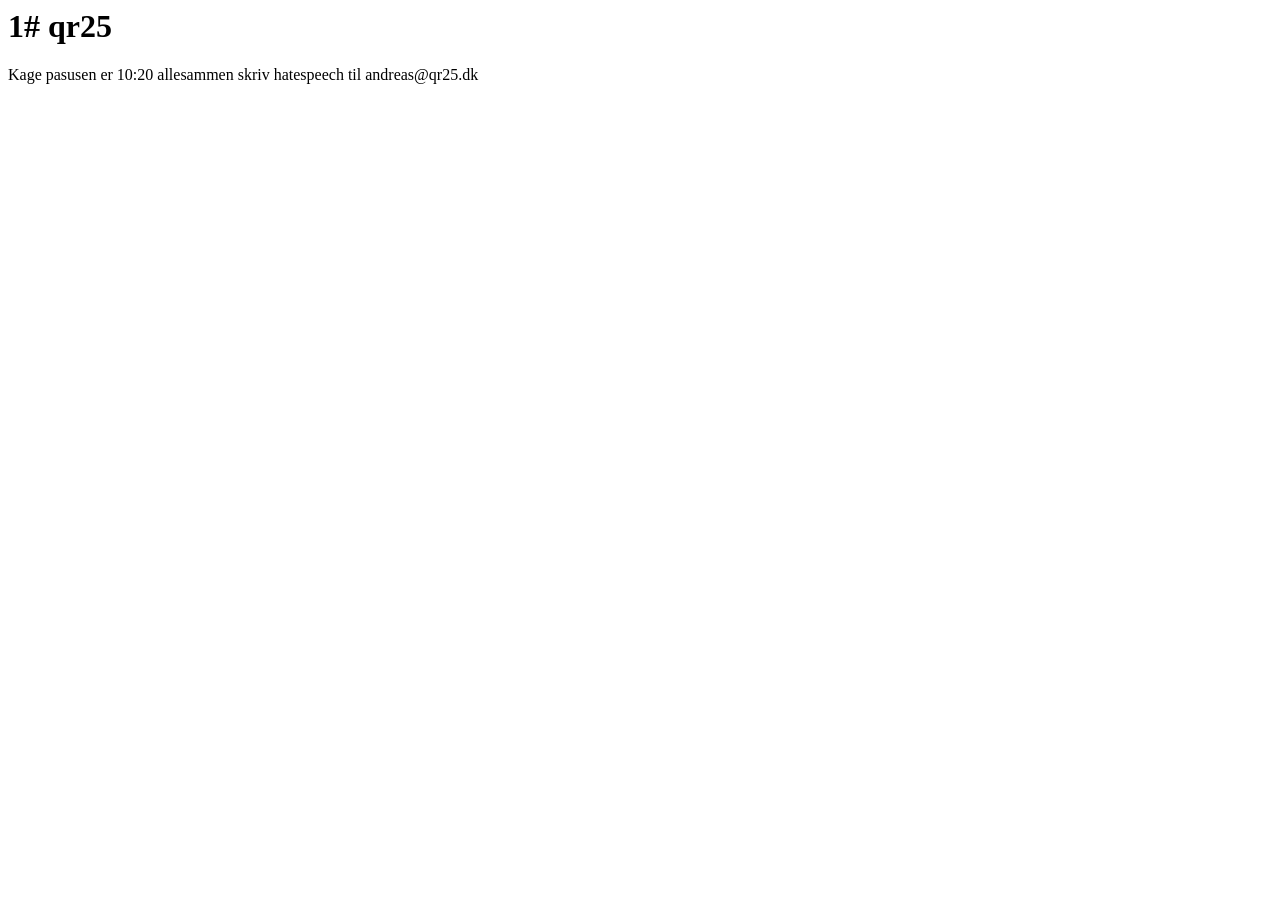
<file: index.html>
<html>
  <head>
    <style>
      
    </style>
  </head>
  <body>
    <h1>
      1# qr25
    </h1>
    <p1>
      Kage pasusen er 10:20
    </p1>
    <p1>
      allesammen skriv hatespeech til andreas@qr25.dk
    </p1>
  </body>
</html>
</file>
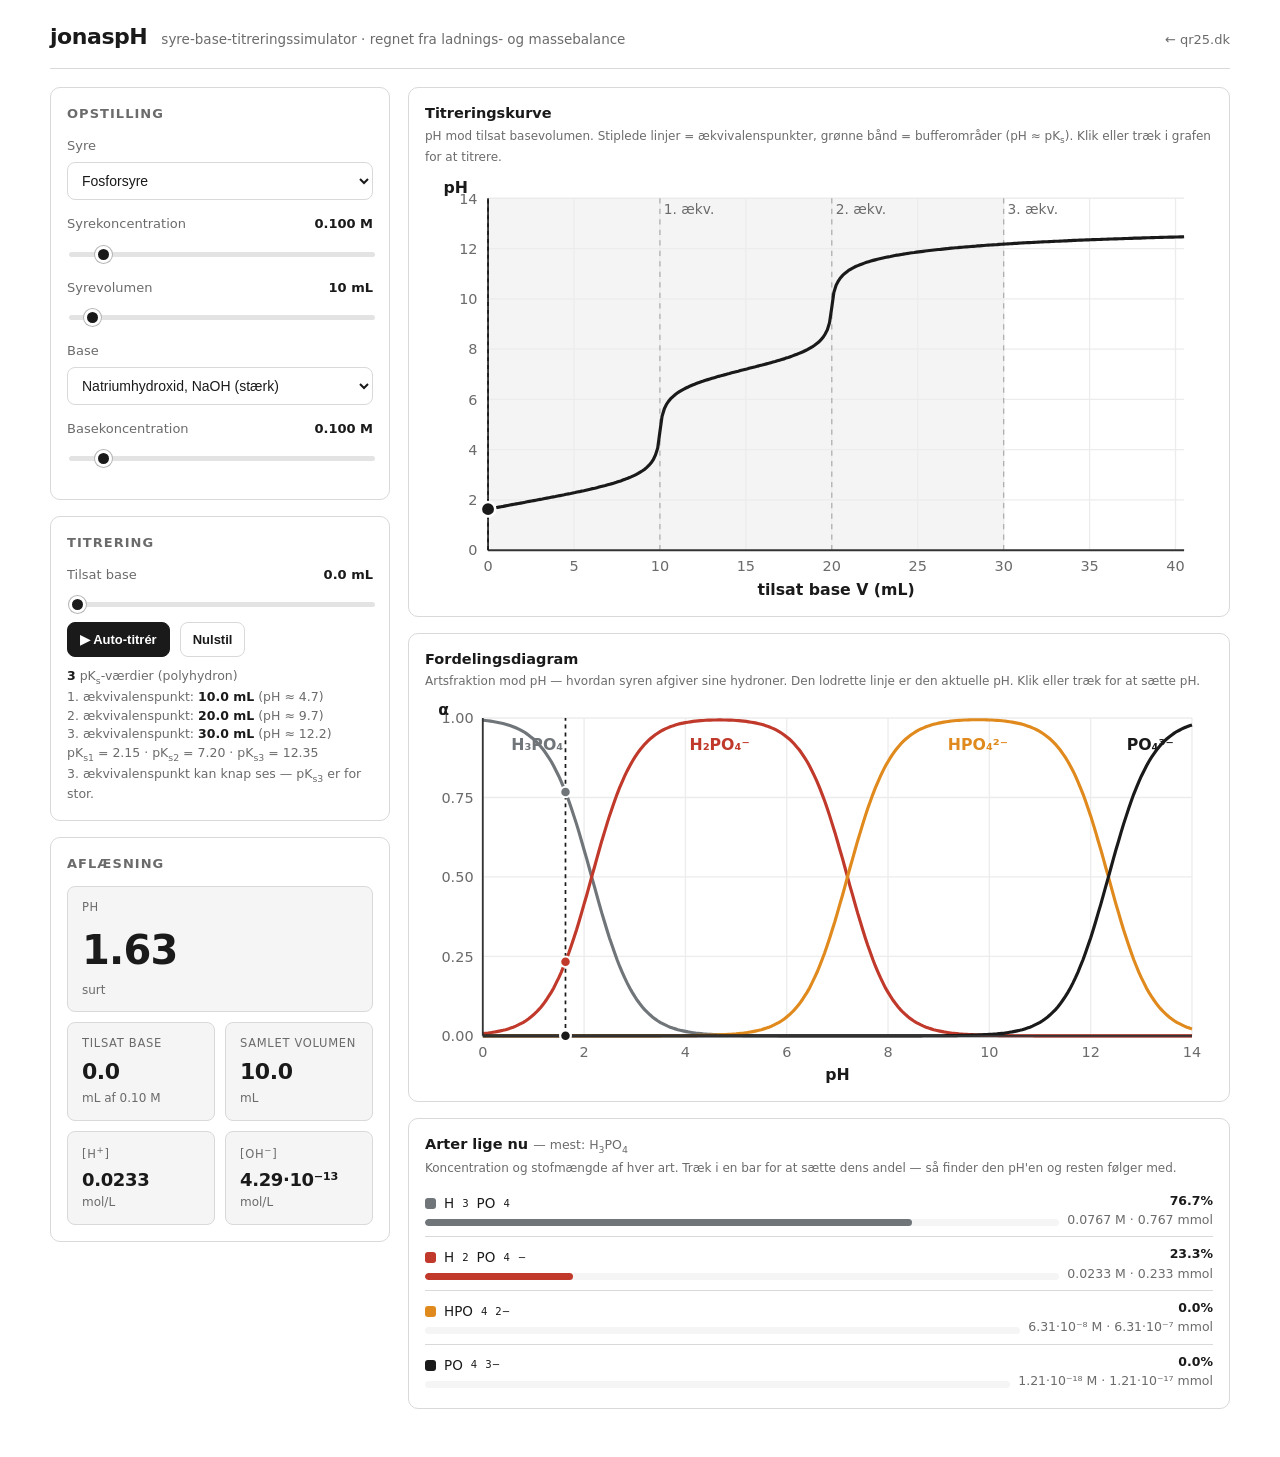
<file: public/jonasph/index.html>
<!DOCTYPE html>
<html lang="da">
<head>
<meta charset="utf-8">
<meta name="viewport" content="width=device-width, initial-scale=1">
<meta name="robots" content="noindex, nofollow">
<title>jonaspH — syre-base-titreringssimulator</title>
<!-- Mpfv bad om en avanceret, kemisk korrekt titreringssimulator; tristan ville
     have den pæn; andreas/tristan gav fordelingsdiagram + titreringskurve som
     reference; WYNN sagde qr25.dk/jonasph. Alt regnes fra ladningsbalancen:
       C(Na+) + [H+] = [OH-] + C(syre)*n̄(pH)
     hvor n̄ er det gennemsnitlige antal afgivne protoner (fra alpha-brøkerne),
     [OH-]=Kw/[H+], og koncentrationerne fortyndes med det samlede volumen. -->
<style>
  :root {
    --bg: #ffffff;
    --panel: #ffffff;
    --panel-2: #f5f5f5;
    --line: #d9d9d9;
    --ink: #1a1a1a;
    --muted: #6b6b6b;
    --accent: #1a1a1a;
    --radius: 10px;
    /* arts-farver som i lærebogen: grå, rød, orange, sort, grå2 */
    --s0: #70757a; --s1: #c0392b; --s2: #e08a1e; --s3: #1a1a1a; --s4: #8a8a8a;
  }
  * { box-sizing: border-box; }
  html, body { margin: 0; }
  body {
    background: #ffffff;
    color: var(--ink);
    font: 15px/1.55 ui-sans-serif, system-ui, -apple-system, "Segoe UI", Roboto, Helvetica, Arial, sans-serif;
    -webkit-font-smoothing: antialiased;
    min-height: 100vh;
    padding: 20px 16px 48px;
  }
  .wrap { max-width: 1180px; margin: 0 auto; }
  header.top { display: flex; align-items: baseline; gap: 14px; flex-wrap: wrap; margin-bottom: 18px; padding-bottom: 14px; border-bottom: 1px solid var(--line); }
  header.top h1 { margin: 0; font-size: 22px; font-weight: 800; letter-spacing: -0.02em; }
  header.top h1 .ph { color: var(--ink); }
  header.top p { margin: 0; color: var(--muted); font-size: 13.5px; }
  a.hjem { margin-left: auto; color: var(--muted); font-size: 13px; text-decoration: none; }
  a.hjem:hover { color: var(--ink); text-decoration: underline; }

  .layout { display: grid; grid-template-columns: 340px 1fr; gap: 18px; align-items: start; }
  @media (max-width: 920px) { .layout { grid-template-columns: 1fr; } }

  .panel { background: var(--panel); border: 1px solid var(--line); border-radius: var(--radius); padding: 16px; }
  .panel + .panel { margin-top: 16px; }
  .panel h2 { margin: 0 0 12px; font-size: 13px; text-transform: uppercase; letter-spacing: .08em; color: var(--muted); font-weight: 700; }

  label.field { display: block; margin-bottom: 14px; }
  label.field .lab { display: flex; justify-content: space-between; font-size: 13px; margin-bottom: 6px; color: var(--muted); }
  label.field .lab b { color: var(--ink); font-variant-numeric: tabular-nums; }
  select, input[type=range] { width: 100%; }
  select {
    background: #fff; color: var(--ink); border: 1px solid var(--line);
    border-radius: 8px; padding: 9px 10px; font-size: 14px;
  }
  input[type=range] { -webkit-appearance: none; appearance: none; height: 5px; border-radius: 999px; background: #e3e3e3; outline: none; }
  input[type=range]::-webkit-slider-thumb { -webkit-appearance: none; width: 17px; height: 17px; border-radius: 50%; background: var(--ink); cursor: pointer; border: 3px solid #fff; box-shadow: 0 0 0 1px #b4b4b4; }
  input[type=range]::-moz-range-thumb { width: 15px; height: 15px; border-radius: 50%; background: var(--ink); cursor: pointer; border: 3px solid #fff; box-shadow: 0 0 0 1px #b4b4b4; }

  .titrant-ctrl { display: flex; gap: 10px; align-items: center; margin-top: 4px; }
  .btn { background: #fff; color: var(--ink); border: 1px solid var(--line); border-radius: 8px; padding: 9px 12px; font-size: 13px; cursor: pointer; font-weight: 600; white-space: nowrap; }
  .btn:hover { border-color: #999; }
  .btn.primary { background: var(--ink); color: #fff; border: 1px solid var(--ink); }
  .btn.primary:hover { background: #363636; }

  /* store pH-tal */
  .readout { display: grid; grid-template-columns: 1fr 1fr; gap: 10px; }
  .stat { background: var(--panel-2); border: 1px solid var(--line); border-radius: 8px; padding: 12px 14px; }
  .stat .k { font-size: 11.5px; color: var(--muted); text-transform: uppercase; letter-spacing: .06em; }
  .stat .v { font-size: 26px; font-weight: 800; font-variant-numeric: tabular-nums; letter-spacing: -0.02em; margin-top: 2px; }
  .stat.ph { grid-column: 1 / -1; }
  .stat.ph .v { font-size: 40px; }
  .stat .sub { font-size: 12px; color: var(--muted); }

  .charts { display: grid; gap: 16px; }
  .chartcard { background: var(--panel); border: 1px solid var(--line); border-radius: var(--radius); padding: 14px 16px 10px; }
  .chartcard h3 { margin: 0 0 2px; font-size: 14.5px; font-weight: 700; }
  .chartcard .hint { margin: 0 0 6px; font-size: 12px; color: var(--muted); }
  svg { width: 100%; height: auto; display: block; touch-action: none; cursor: crosshair; }
  .ax { stroke: #333333; stroke-width: 1.4; }
  .grid-l { stroke: #ececec; stroke-width: 1; }
  .axlab { fill: var(--muted); font-size: 11px; }
  .axtitle { fill: var(--ink); font-size: 12px; font-weight: 600; }
  .curve { fill: none; stroke-width: 2.4; }
  .eqline { stroke: #b0b0b0; stroke-width: 1; stroke-dasharray: 4 4; }
  .eqlab { fill: var(--muted); font-size: 10.5px; }
  .buffer { fill: rgba(0,0,0,.045); }
  .nowline { stroke: var(--ink); stroke-width: 1.3; stroke-dasharray: 3 3; }
  .nowdot { fill: var(--ink); stroke: #fff; stroke-width: 2; }

  /* arts-tabel + bars */
  .arter { margin-top: 2px; }
  .art-row { display: grid; grid-template-columns: 1fr auto; gap: 8px; align-items: center; padding: 7px 0; border-top: 1px solid var(--line); cursor: ew-resize; touch-action: none; }
  .art-row:first-child { border-top: none; }
  .art-name { display: flex; align-items: center; gap: 8px; font-size: 13.5px; }
  .swatch { width: 11px; height: 11px; border-radius: 3px; flex: none; }
  .art-bar { height: 7px; border-radius: 999px; background: var(--panel-2); overflow: hidden; margin-top: 5px; }
  .art-bar > span { display: block; height: 100%; border-radius: 999px; }
  .art-val { font-variant-numeric: tabular-nums; font-size: 12.5px; color: var(--muted); text-align: right; min-width: 128px; }
  .art-val b { color: var(--ink); }
  .eqinfo { font-size: 12.5px; color: var(--muted); margin-top: 10px; line-height: 1.5; }
  .eqinfo b { color: var(--ink); }
  sub, sup { font-size: 75%; }
</style>
</head>
<body>
<div class="wrap">
  <header class="top">
    <h1>jonas<span class="ph">pH</span></h1>
    <p>syre-base-titreringssimulator · regnet fra ladnings- og massebalance</p>
    <a class="hjem" href="/">← qr25.dk</a>
  </header>

  <div class="layout">
    <!-- venstre: kontroller + aflæsning -->
    <div>
      <div class="panel">
        <h2>Opstilling</h2>
        <label class="field">
          <span class="lab">Syre</span>
          <select id="syre"></select>
        </label>
        <div id="pka-felt" style="display:none">
          <label class="field">
            <span class="lab">pK<sub>s</sub>-værdier (komma)</span>
            <input id="pka-input" type="text" value="2.1, 7.2, 12.3"
              style="background:var(--panel-2);color:var(--ink);border:1px solid var(--line);border-radius:10px;padding:9px 10px;font-size:14px;width:100%">
          </label>
        </div>
        <label class="field">
          <span class="lab">Syrekoncentration <b><span id="ca-v">0.100</span> M</b></span>
          <input id="ca" type="range" min="0.01" max="1" step="0.01" value="0.10">
        </label>
        <label class="field">
          <span class="lab">Syrevolumen <b><span id="va-v">10</span> mL</b></span>
          <input id="va" type="range" min="5" max="100" step="1" value="10">
        </label>
        <label class="field">
          <span class="lab">Base</span>
          <select id="base"></select>
        </label>
        <div id="base-pka-felt" style="display:none">
          <label class="field">
            <span class="lab">Basens pK<sub>s</sub> (konjugeret syre)</span>
            <input id="base-pka-input" type="text" value="9.25"
              style="background:var(--panel-2);color:var(--ink);border:1px solid var(--line);border-radius:10px;padding:9px 10px;font-size:14px;width:100%">
          </label>
        </div>
        <label class="field">
          <span class="lab">Basekoncentration <b><span id="cb-v">0.100</span> M</b></span>
          <input id="cb" type="range" min="0.01" max="1" step="0.01" value="0.10">
        </label>
      </div>

      <div class="panel">
        <h2>Titrering</h2>
        <label class="field" style="margin-bottom:8px">
          <span class="lab">Tilsat base <b><span id="vb-v">0.0</span> mL</b></span>
          <input id="vb" type="range" min="0" max="100" step="0.1" value="0">
        </label>
        <div class="titrant-ctrl">
          <button class="btn primary" id="play">▶ Auto-titrér</button>
          <button class="btn" id="reset">Nulstil</button>
        </div>
        <div class="eqinfo" id="eqinfo"></div>
      </div>

      <div class="panel">
        <h2>Aflæsning</h2>
        <div class="readout">
          <div class="stat ph"><div class="k">pH</div><div class="v" id="ph-out">7.00</div><div class="sub" id="ph-sub">neutralt</div></div>
          <div class="stat"><div class="k">Tilsat base</div><div class="v" id="vb-out" style="font-size:22px">0.0</div><div class="sub">mL af <span id="cb-sub">0.10</span> M</div></div>
          <div class="stat"><div class="k">Samlet volumen</div><div class="v" id="vtot-out" style="font-size:22px">25.0</div><div class="sub">mL</div></div>
          <div class="stat"><div class="k">[H<sup>+</sup>]</div><div class="v" id="hplus" style="font-size:18px">–</div><div class="sub">mol/L</div></div>
          <div class="stat"><div class="k">[OH<sup>−</sup>]</div><div class="v" id="ohminus" style="font-size:18px">–</div><div class="sub">mol/L</div></div>
        </div>
      </div>
    </div>

    <!-- højre: grafer + arter -->
    <div class="charts">
      <div class="chartcard">
        <h3>Titreringskurve</h3>
        <p class="hint">pH mod tilsat basevolumen. Stiplede linjer = ækvivalenspunkter, grønne bånd = bufferområder (pH ≈ pK<sub>s</sub>). Klik eller træk i grafen for at titrere.</p>
        <svg id="titervg" viewBox="0 0 600 330" role="img" aria-label="titreringskurve"></svg>
      </div>
      <div class="chartcard">
        <h3>Fordelingsdiagram</h3>
        <p class="hint">Artsfraktion mod pH — hvordan syren afgiver sine hydroner. Den lodrette linje er den aktuelle pH. Klik eller træk for at sætte pH.</p>
        <svg id="distsvg" viewBox="0 0 600 300" role="img" aria-label="fordelingsdiagram"></svg>
      </div>
      <div class="chartcard">
        <h3>Arter lige nu <span style="font-weight:400;color:var(--muted);font-size:12.5px" id="dom-txt"></span></h3>
        <p class="hint">Koncentration og stofmængde af hver art. Træk i en bar for at sætte dens andel — så finder den pH'en og resten følger med.</p>
        <div class="arter" id="arter"></div>
      </div>
    </div>
  </div>
</div>

<script>
"use strict";
(function () {
  var Kw = 1e-14;
  // arts-farver som i lærebogen: grå, rød, orange, sort, grå2
  var FARVE_HEX = ["#70757a", "#c0392b", "#e08a1e", "#1a1a1a", "#8a8a8a"];

  // syrer med pKa og artsnavne (HTML med sub/sup). sidste "-1" = stærk syre.
  var SYRER = [
    { navn: "Saltsyre (stærk)", pKa: [-7], arter: ["HCl", "Cl<sup>−</sup>"] },
    { navn: "Eddikesyre", pKa: [4.76], arter: ["CH<sub>3</sub>COOH", "CH<sub>3</sub>COO<sup>−</sup>"] },
    { navn: "Myresyre", pKa: [3.75], arter: ["HCOOH", "HCOO<sup>−</sup>"] },
    { navn: "Ammonium", pKa: [9.25], arter: ["NH<sub>4</sub><sup>+</sup>", "NH<sub>3</sub>"] },
    { navn: "Kulsyre", pKa: [6.35, 10.33], arter: ["H<sub>2</sub>CO<sub>3</sub>", "HCO<sub>3</sub><sup>−</sup>", "CO<sub>3</sub><sup>2−</sup>"] },
    { navn: "Oxalsyre", pKa: [1.25, 4.14], arter: ["H<sub>2</sub>C<sub>2</sub>O<sub>4</sub>", "HC<sub>2</sub>O<sub>4</sub><sup>−</sup>", "C<sub>2</sub>O<sub>4</sub><sup>2−</sup>"] },
    { navn: "Fosforsyre", pKa: [2.15, 7.20, 12.35], arter: ["H<sub>3</sub>PO<sub>4</sub>", "H<sub>2</sub>PO<sub>4</sub><sup>−</sup>", "HPO<sub>4</sub><sup>2−</sup>", "PO<sub>4</sub><sup>3−</sup>"] },
    { navn: "Citronsyre", pKa: [3.13, 4.76, 6.40], arter: ["C<sub>6</sub>H<sub>8</sub>O<sub>7</sub>", "C<sub>6</sub>H<sub>7</sub>O<sub>7</sub><sup>−</sup>", "C<sub>6</sub>H<sub>6</sub>O<sub>7</sub><sup>2−</sup>", "C<sub>6</sub>H<sub>5</sub>O<sub>7</sub><sup>3−</sup>"] },
    { navn: "Mælkesyre", pKa: [3.86], arter: ["CH<sub>3</sub>CH(OH)COOH", "CH<sub>3</sub>CH(OH)COO<sup>−</sup>"] },
    { navn: "Benzoesyre", pKa: [4.20], arter: ["C<sub>6</sub>H<sub>5</sub>COOH", "C<sub>6</sub>H<sub>5</sub>COO<sup>−</sup>"] },
    { navn: "Flussyre", pKa: [3.17], arter: ["HF", "F<sup>−</sup>"] },
    { navn: "Svovlsyre (stærk+svag)", pKa: [-3, 1.99], arter: ["H<sub>2</sub>SO<sub>4</sub>", "HSO<sub>4</sub><sup>−</sup>", "SO<sub>4</sub><sup>2−</sup>"] },
    { navn: "Blod (hydrogencarbonat-puffer)", pKa: [6.10], arter: ["CO<sub>2</sub>(aq)", "HCO<sub>3</sub><sup>−</sup>"] },
    { navn: "Egne pKs-værdier", pKa: null, arter: null }
  ];

  function id(x) { return document.getElementById(x); }

  // ---- kemi ----
  // alpha-brøker for arterne ved en given pH (numerisk robust via log10)
  function alpha(pKa, pH) {
    var n = pKa.length, logh = -pH;
    var logTerms = [n * logh], cum = 0;   // j=0: h^n
    for (var j = 1; j <= n; j++) { cum += -pKa[j - 1]; logTerms.push(cum + (n - j) * logh); }
    var mx = Math.max.apply(null, logTerms);
    var terms = logTerms.map(function (L) { return Math.pow(10, L - mx); });
    var D = terms.reduce(function (a, b) { return a + b; }, 0);
    return terms.map(function (t) { return t / D; });
  }
  function nbar(pKa, pH) { var a = alpha(pKa, pH), s = 0; for (var j = 0; j < a.length; j++) s += j * a[j]; return s; }

  // pH fra ladningsbalancen. Basen bidrager med sin protoniserede (positive) form:
  //   C_base·h/(h+Ka_base) + [H+] = Kw/[H+] + C(syre)·n̄
  // Stærk base: pKs_base ~20 → Ka_base→0 → leddet ≈ C_base (altid fuld ladning).
  // Svag base: leddet falder mod 0 ved høj pH, så pH plateauer omkring basens pKs.
  function loesPH(pKa, Csyre, Cbase, basePKa) {
    var Kab = Math.pow(10, -basePKa);
    function f(pH) { var h = Math.pow(10, -pH); return Cbase * h / (h + Kab) + h - Kw / h - Csyre * nbar(pKa, pH); }
    var lo = -1, hi = 15;
    for (var i = 0; i < 60; i++) { var m = (lo + hi) / 2; if (f(m) > 0) lo = m; else hi = m; }
    return (lo + hi) / 2;
  }

  // baser: pKs er den KONJUGEREDE syres pKs. Stærk base = meget høj (~20).
  var BASER = [
    { navn: "Natriumhydroxid, NaOH (stærk)", pKa: 20 },
    { navn: "Kaliumhydroxid, KOH (stærk)", pKa: 20 },
    { navn: "Ammoniak, NH₃ (svag)", pKa: 9.25 },
    { navn: "Methylamin (svag)", pKa: 10.6 },
    { navn: "Pyridin (svag)", pKa: 5.25 },
    { navn: "Triethylamin (svag)", pKa: 10.75 },
    { navn: "Egen base (pKs)", pKa: null }
  ];

  // ---- state ----
  var S = {
    pKa: SYRER[6].pKa.slice(),  // fosforsyre som start
    arter: SYRER[6].arter.slice(),
    Ca: 0.10, Va: 10, Cb: 0.10, Vb: 0, basePKa: 20
  };

  function nAcid() { return S.Ca * S.Va / 1000; }            // mol
  function eqVol(j) { return j * nAcid() / S.Cb * 1000; }    // mL for j'te ækvivalenspunkt
  function vMax() {
    var sidste = eqVol(S.pKa.length);
    return Math.max(S.Va * 1.2, sidste * 1.35, 5);
  }

  // tilstand ved en given tilsat base-volumen (mL)
  function tilstand(Vb) {
    var Vtot = (S.Va + Vb) / 1000;             // L
    var Csyre = nAcid() / Vtot, Cbase = (S.Cb * Vb / 1000) / Vtot;
    var pH = loesPH(S.pKa, Csyre, Cbase, S.basePKa);
    var h = Math.pow(10, -pH);
    return { pH: pH, h: h, oh: Kw / h, a: alpha(S.pKa, pH), Csyre: Csyre, Vtot: Vtot * 1000 };
  }

  // ---- SVG helpers ----
  var NS = "http://www.w3.org/2000/svg";
  function el(tag, attrs, html) {
    var e = document.createElementNS(NS, tag);
    for (var k in attrs) e.setAttribute(k, attrs[k]);
    if (html != null) e.innerHTML = html;
    return e;
  }

  // ---- titreringskurve ----
  var T = { x0: 48, y0: 288, x1: 578, y1: 20, vmax: 100 };
  function tx(v) { return T.x0 + (v / T.vmax) * (T.x1 - T.x0); }
  function ty(pH) { return T.y0 + (pH / 14) * (T.y1 - T.y0); }

  function tegnTiter() {
    var svg = id("titervg"); svg.innerHTML = "";
    T.vmax = vMax();

    // bufferbånd (mellem start/ækvivalenspunkter, hvor pH≈pKa) + ækvivalenslinjer
    for (var j = 1; j <= S.pKa.length; j++) {
      var vStart = eqVol(j - 1), vEnd = eqVol(j);
      svg.appendChild(el("rect", { x: tx(vStart), y: T.y1, width: Math.max(0, tx(vEnd) - tx(vStart)), height: T.y0 - T.y1, class: "buffer" }));
    }
    // gridlines + y-akse (pH 0..14)
    for (var p = 0; p <= 14; p += 2) {
      svg.appendChild(el("line", { x1: T.x0, y1: ty(p), x2: T.x1, y2: ty(p), class: "grid-l" }));
      svg.appendChild(el("text", { x: T.x0 - 8, y: ty(p) + 4, "text-anchor": "end", class: "axlab" }, String(p)));
    }
    // x-akse ticks
    var steps = niceStep(T.vmax);
    for (var v = 0; v <= T.vmax + 0.001; v += steps) {
      svg.appendChild(el("line", { x1: tx(v), y1: T.y0, x2: tx(v), y2: T.y1, class: "grid-l" }));
      svg.appendChild(el("text", { x: tx(v), y: T.y0 + 16, "text-anchor": "middle", class: "axlab" }, String(Math.round(v))));
    }
    // ækvivalens- og halvækvivalenspunkter
    for (var k = 1; k <= S.pKa.length; k++) {
      var ve = eqVol(k);
      if (ve <= T.vmax + 0.001) {
        svg.appendChild(el("line", { x1: tx(ve), y1: T.y0, x2: tx(ve), y2: T.y1, class: "eqline" }));
        svg.appendChild(el("text", { x: tx(ve) + 3, y: T.y1 + 12, class: "eqlab" }, k + ". ækv."));
      }
    }
    // selve kurven
    var pts = [], N = 320;
    for (var i = 0; i <= N; i++) {
      var vb = T.vmax * i / N, st = tilstand(vb);
      pts.push(tx(vb).toFixed(1) + "," + ty(st.pH).toFixed(1));
    }
    svg.appendChild(el("polyline", { points: pts.join(" "), class: "curve", stroke: "#1a1a1a" }));

    // akser
    svg.appendChild(el("line", { x1: T.x0, y1: T.y0, x2: T.x1, y2: T.y0, class: "ax" }));
    svg.appendChild(el("line", { x1: T.x0, y1: T.y0, x2: T.x0, y2: T.y1, class: "ax" }));
    svg.appendChild(el("text", { x: (T.x0 + T.x1) / 2, y: 322, "text-anchor": "middle", class: "axtitle" }, "tilsat base V (mL)"));
    svg.appendChild(el("text", { x: 14, y: 16, class: "axtitle" }, "pH"));

    // aktuel markør
    var now = el("g", { id: "tnow" });
    svg.appendChild(now);
    opdaterTiterNu();
  }
  function opdaterTiterNu() {
    var g = id("tnow"); if (!g) return; g.innerHTML = "";
    var st = tilstand(S.Vb);
    g.appendChild(el("line", { x1: tx(S.Vb), y1: T.y0, x2: tx(S.Vb), y2: T.y1, class: "nowline" }));
    g.appendChild(el("circle", { cx: tx(S.Vb), cy: ty(st.pH), r: 5.5, class: "nowdot" }));
  }

  // ---- fordelingsdiagram ----
  var D = { x0: 44, y0: 258, x1: 584, y1: 16 };
  function dx(pH) { return D.x0 + (pH / 14) * (D.x1 - D.x0); }
  function dy(a) { return D.y0 + a * (D.y1 - D.y0); }
  function tegnDist() {
    var svg = id("distsvg"); svg.innerHTML = "";
    for (var a = 0; a <= 1.0001; a += 0.25) {
      svg.appendChild(el("line", { x1: D.x0, y1: dy(a), x2: D.x1, y2: dy(a), class: "grid-l" }));
      svg.appendChild(el("text", { x: D.x0 - 7, y: dy(a) + 4, "text-anchor": "end", class: "axlab" }, a.toFixed(2)));
    }
    for (var p = 0; p <= 14; p += 2) {
      svg.appendChild(el("line", { x1: dx(p), y1: D.y0, x2: dx(p), y2: D.y1, class: "grid-l" }));
      svg.appendChild(el("text", { x: dx(p), y: D.y0 + 16, "text-anchor": "middle", class: "axlab" }, String(p)));
    }
    // en kurve pr. art + en label ved artens plateau (som i Isis-figurerne)
    var N = 280, n = S.pKa.length;
    for (var s = 0; s < n + 1; s++) {
      var pts = [];
      for (var i = 0; i <= N; i++) {
        var pH = 14 * i / N, al = alpha(S.pKa, pH);
        pts.push(dx(pH).toFixed(1) + "," + dy(al[s]).toFixed(1));
      }
      svg.appendChild(el("polyline", { points: pts.join(" "), class: "curve", stroke: FARVE_HEX[s % FARVE_HEX.length], "stroke-width": 2.2 }));
      // label midt i artens dominans-område (mellem nabo-pKs'er)
      var vns = (s === 0) ? 0 : S.pKa[s - 1], hoj = (s === n) ? 14 : S.pKa[s];
      var cpH = Math.max(0.8, Math.min(13.2, (vns + hoj) / 2));
      svg.appendChild(el("text", { x: dx(cpH), y: dy(0.9), "text-anchor": "middle", fill: FARVE_HEX[s % FARVE_HEX.length], "font-size": "12", "font-weight": "700" }, formelTekst(S.arter[s])));
    }
    svg.appendChild(el("line", { x1: D.x0, y1: D.y0, x2: D.x1, y2: D.y0, class: "ax" }));
    svg.appendChild(el("line", { x1: D.x0, y1: D.y0, x2: D.x0, y2: D.y1, class: "ax" }));
    svg.appendChild(el("text", { x: (D.x0 + D.x1) / 2, y: 292, "text-anchor": "middle", class: "axtitle" }, "pH"));
    svg.appendChild(el("text", { x: 10, y: 14, class: "axtitle" }, "α"));
    var now = el("g", { id: "dnow" }); svg.appendChild(now);
    opdaterDistNu();
  }
  function opdaterDistNu() {
    var g = id("dnow"); if (!g) return; g.innerHTML = "";
    var st = tilstand(S.Vb);
    g.appendChild(el("line", { x1: dx(st.pH), y1: D.y0, x2: dx(st.pH), y2: D.y1, class: "nowline" }));
    for (var s = 0; s < st.a.length; s++)
      g.appendChild(el("circle", { cx: dx(st.pH), cy: dy(st.a[s]), r: 4, fill: FARVE_HEX[s % FARVE_HEX.length], stroke: "#fff", "stroke-width": 1.5 }));
  }

  function niceStep(max) {
    var raw = max / 8, pow = Math.pow(10, Math.floor(Math.log10(raw))), n = raw / pow;
    var m = n < 1.5 ? 1 : n < 3 ? 2 : n < 7 ? 5 : 10;
    return m * pow;
  }

  // ---- aflæsning + arter ----
  function fmtSci(x) {
    if (x >= 1e-3) return x.toPrecision(3);
    var e = Math.floor(Math.log10(x)), m = x / Math.pow(10, e);
    return m.toFixed(2) + "·10" + sup(e);
  }
  function sup(n) { var s = { "-": "⁻", "−": "⁻", "+": "⁺", "0": "⁰", "1": "¹", "2": "²", "3": "³", "4": "⁴", "5": "⁵", "6": "⁶", "7": "⁷", "8": "⁸", "9": "⁹" }; return String(n).split("").map(function (c) { return s[c] || c; }).join(""); }
  function sub(n) { var s = { "0": "₀", "1": "₁", "2": "₂", "3": "₃", "4": "₄", "5": "₅", "6": "₆", "7": "₇", "8": "₈", "9": "₉" }; return String(n).split("").map(function (c) { return s[c] || c; }).join(""); }
  // HTML-formel (med <sub>/<sup>) → ren tekst med unicode, så den kan stå i SVG
  function formelTekst(html) {
    return String(html)
      .replace(/<sub>(.*?)<\/sub>/g, function (_, x) { return sub(x); })
      .replace(/<sup>(.*?)<\/sup>/g, function (_, x) { return sup(x); })
      .replace(/<[^>]+>/g, "");
  }

  function opdaterAflaes() {
    var st = tilstand(S.Vb);
    id("ph-out").textContent = st.pH.toFixed(2);
    id("ph-sub").textContent = st.pH < 6.5 ? "surt" : st.pH > 7.5 ? "basisk" : "~neutralt";
    id("vb-out").textContent = S.Vb.toFixed(1);
    id("vtot-out").textContent = st.Vtot.toFixed(1);
    id("hplus").textContent = fmtSci(st.h);
    id("ohminus").textContent = fmtSci(st.oh);
    id("cb-sub").textContent = S.Cb.toFixed(2);

    // arts-tabel (koncentration + stofmængde)
    var box = id("arter"); box.innerHTML = "";
    var nTot = nAcid(), dom = 0, domv = -1;
    for (var s = 0; s < st.a.length; s++) {
      var frak = st.a[s], konc = frak * st.Csyre, mol = frak * nTot;
      if (frak > domv) { domv = frak; dom = s; }
      var row = document.createElement("div"); row.className = "art-row";
      row.innerHTML =
        '<div><div class="art-name"><span class="swatch" style="background:' + FARVE_HEX[s % FARVE_HEX.length] + '"></span>' + S.arter[s] + '</div>' +
        '<div class="art-bar"><span style="width:' + (frak * 100).toFixed(1) + '%;background:' + FARVE_HEX[s % FARVE_HEX.length] + '"></span></div></div>' +
        '<div class="art-val"><b>' + (frak * 100).toFixed(1) + '%</b><br>' + fmtSci(konc) + ' M · ' + fmtSci(mol * 1000) + ' mmol</div>';
      box.appendChild(row);
    }
    id("dom-txt").innerHTML = "— mest: " + S.arter[dom];

    // ækvivalens-info: volumen + pH ved hvert ækvivalenspunkt
    var info = [], k, svagt = "";
    for (k = 1; k <= S.pKa.length; k++) {
      var ve = eqVol(k), pHe = tilstand(ve).pH;
      info.push(k + ". ækvivalenspunkt: <b>" + ve.toFixed(1) + " mL</b> (pH ≈ " + pHe.toFixed(1) + ")");
      // et springvindue der ikke kan ses: pKs for stor (fx fosforsyrens 3.)
      if (S.pKa[k - 1] > 11) svagt = "<br><span style=\"color:var(--muted)\">" + k + ". ækvivalenspunkt kan knap ses — pK<sub>s" + k + "</sub> er for stor.</span>";
    }
    var halv = [];
    for (k = 1; k <= S.pKa.length; k++) if (S.pKa[k - 1] > 0) halv.push("pK<sub>s" + k + "</sub> = " + S.pKa[k - 1].toFixed(2));
    id("eqinfo").innerHTML = "<b>" + S.pKa.length + "</b> " + (S.pKa.length === 1 ? "pK<sub>s</sub>-værdi (monohydron)" : "pK<sub>s</sub>-værdier (polyhydron)") +
      "<br>" + info.join("<br>") + (halv.length ? "<br>" + halv.join(" · ") : "") + svagt;
  }

  function opdaterAlt() { opdaterTiterNu(); opdaterDistNu(); opdaterAflaes(); }

  // ---- kontroller ----
  function fyldSyrer() {
    var sel = id("syre");
    // VIGTIGT: rigtige HTML-options (ikke el(), som laver SVG-namespace-elementer)
    SYRER.forEach(function (s, i) {
      var o = document.createElement("option");
      o.value = String(i);
      o.textContent = s.navn;
      sel.appendChild(o);
    });
    sel.value = "6";
  }

  function saetVbMax() {
    var mx = vMax();
    var slider = id("vb");
    slider.max = mx.toFixed(1);
    slider.step = (mx / 500).toPrecision(2);
    if (S.Vb > mx) { S.Vb = 0; slider.value = 0; }
  }

  function rebuild() {
    saetVbMax();
    tegnTiter(); tegnDist(); opdaterAflaes();
  }

  function laesPKaInput() {
    var raw = id("pka-input").value.split(/[,;\s]+/).map(parseFloat).filter(function (x) { return !isNaN(x); });
    raw.sort(function (a, b) { return a - b; });
    if (!raw.length) raw = [7];
    if (raw.length > 4) raw = raw.slice(0, 4);
    S.pKa = raw;
    S.arter = raw.map(function (_, i) { return i === 0 ? "H<sub>" + raw.length + "</sub>A" : "H<sub>" + (raw.length - i) + "</sub>A<sup>" + i + "−</sup>"; });
    S.arter.push("A<sup>" + raw.length + "−</sup>");
    if (raw.length === 1) S.arter = ["HA", "A<sup>−</sup>"];
  }

  function vaelgSyre() {
    var i = parseInt(id("syre").value, 10), s = SYRER[i];
    if (s.pKa === null) { id("pka-felt").style.display = "block"; laesPKaInput(); }
    else { id("pka-felt").style.display = "none"; S.pKa = s.pKa.slice(); S.arter = s.arter.slice(); }
    rebuild();
  }

  function fyldBaser() {
    var sel = id("base");
    BASER.forEach(function (b, i) {
      var o = document.createElement("option");
      o.value = String(i);
      o.textContent = b.navn;
      sel.appendChild(o);
    });
    sel.value = "0";  // NaOH som start
  }

  function laesBasePKa() {
    var v = parseFloat(id("base-pka-input").value);
    S.basePKa = isNaN(v) ? 14 : Math.max(-2, Math.min(20, v));
  }

  function vaelgBase() {
    var i = parseInt(id("base").value, 10), b = BASER[i];
    if (b.pKa === null) { id("base-pka-felt").style.display = "block"; laesBasePKa(); }
    else { id("base-pka-felt").style.display = "none"; S.basePKa = b.pKa; }
    rebuild();
  }

  // bind
  fyldSyrer();
  fyldBaser();
  id("syre").addEventListener("change", vaelgSyre);
  id("base").addEventListener("change", vaelgBase);
  id("base-pka-input").addEventListener("input", function () { laesBasePKa(); rebuild(); });
  id("pka-input").addEventListener("input", function () { laesPKaInput(); rebuild(); });
  id("ca").addEventListener("input", function (e) { S.Ca = +e.target.value; id("ca-v").textContent = S.Ca.toFixed(3); rebuild(); });
  id("va").addEventListener("input", function (e) { S.Va = +e.target.value; id("va-v").textContent = S.Va; rebuild(); });
  id("cb").addEventListener("input", function (e) { S.Cb = +e.target.value; id("cb-v").textContent = S.Cb.toFixed(3); rebuild(); });
  id("vb").addEventListener("input", function (e) { S.Vb = +e.target.value; id("vb-v").textContent = S.Vb.toFixed(1); opdaterAlt(); });

  // klik/træk i titreringsgrafen
  var titersvg = id("titervg");
  function grafTilVb(evt) {
    var r = titersvg.getBoundingClientRect();
    var xpx = (evt.clientX - r.left) / r.width * 600;   // viewBox-bredde
    var v = (xpx - T.x0) / (T.x1 - T.x0) * T.vmax;
    v = Math.max(0, Math.min(T.vmax, v));
    S.Vb = v; id("vb").value = v; id("vb-v").textContent = v.toFixed(1); opdaterAlt();
  }
  var traekker = false;
  titersvg.addEventListener("pointerdown", function (e) { traekker = true; titersvg.setPointerCapture(e.pointerId); grafTilVb(e); });
  titersvg.addEventListener("pointermove", function (e) { if (traekker) grafTilVb(e); });
  titersvg.addEventListener("pointerup", function () { traekker = false; });

  // klik/træk i fordelingsdiagrammet: x er pH. pH stiger monotont med tilsat base,
  // så vi slår baglæns op: find det basevolumen der giver den pH man peger på.
  function vbFraPH(maalPH) {
    var lo = 0, hi = vMax();
    if (maalPH <= tilstand(lo).pH) return lo;
    if (maalPH >= tilstand(hi).pH) return hi;
    for (var i = 0; i < 40; i++) { var m = (lo + hi) / 2; if (tilstand(m).pH < maalPH) lo = m; else hi = m; }
    return (lo + hi) / 2;
  }
  var distsvg = id("distsvg");
  function grafTilPH(evt) {
    var r = distsvg.getBoundingClientRect();
    var xpx = (evt.clientX - r.left) / r.width * 600;   // dist-viewBox er 600 bred
    var pH = Math.max(0, Math.min(14, (xpx - D.x0) / (D.x1 - D.x0) * 14));
    var v = vbFraPH(pH);
    S.Vb = v; id("vb").value = v; id("vb-v").textContent = v.toFixed(1); opdaterAlt();
  }
  var traekkerD = false;
  distsvg.addEventListener("pointerdown", function (e) { traekkerD = true; distsvg.setPointerCapture(e.pointerId); grafTilPH(e); });
  distsvg.addEventListener("pointermove", function (e) { if (traekkerD) grafTilPH(e); });
  distsvg.addEventListener("pointerup", function () { traekkerD = false; });

  // træk i "Arter lige nu": sæt en arts andel ved at trække dens bar, og find
  // det pH hvor arten har den andel (nærmest nuværende pH, så det føles kontinuert).
  var arterBox = id("arter");
  function pHforArt(j, maal) {
    var nu = tilstand(S.Vb).pH, bedstPH = nu, bedstPris = 1e9, N = 560;
    for (var i = 0; i <= N; i++) {
      var pH = 14 * i / N, a = alpha(S.pKa, pH)[j];
      var pris = Math.abs(a - maal) * 100 + Math.abs(pH - nu) * 0.01; // match vigtigst, nærhed bryder uafgjort
      if (pris < bedstPris) { bedstPris = pris; bedstPH = pH; }
    }
    return bedstPH;
  }
  var aktivArt = null;
  function artTilPH(evt) {
    if (aktivArt == null) return;
    var row = arterBox.children[aktivArt]; if (!row) return;
    var track = row.querySelector(".art-bar"); if (!track) return;
    var r = track.getBoundingClientRect();
    var frac = Math.max(0, Math.min(1, (evt.clientX - r.left) / r.width));
    var v = vbFraPH(pHforArt(aktivArt, frac));
    S.Vb = v; id("vb").value = v; id("vb-v").textContent = v.toFixed(1); opdaterAlt();
  }
  arterBox.addEventListener("pointerdown", function (e) {
    var row = e.target.closest ? e.target.closest(".art-row") : null;
    if (!row || row.parentNode !== arterBox) return;
    aktivArt = Array.prototype.indexOf.call(arterBox.children, row);
    arterBox.setPointerCapture(e.pointerId);
    artTilPH(e);
  });
  arterBox.addEventListener("pointermove", function (e) { if (aktivArt != null) artTilPH(e); });
  arterBox.addEventListener("pointerup", function () { aktivArt = null; });

  // auto-titrér
  var anim = null;
  id("play").addEventListener("click", function () {
    if (anim) { cancelAnimationFrame(anim); anim = null; this.textContent = "▶ Auto-titrér"; return; }
    this.textContent = "⏸ Pause";
    var knap = this, mx = vMax(), t0 = null;
    if (S.Vb >= mx) S.Vb = 0;
    function step(t) {
      if (t0 === null) t0 = t;
      S.Vb = Math.min(mx, S.Vb + mx / 600);   // ~10 s over hele kurven
      id("vb").value = S.Vb; id("vb-v").textContent = S.Vb.toFixed(1); opdaterAlt();
      if (S.Vb < mx) anim = requestAnimationFrame(step);
      else { anim = null; knap.textContent = "▶ Auto-titrér"; }
    }
    anim = requestAnimationFrame(step);
  });
  id("reset").addEventListener("click", function () {
    if (anim) { cancelAnimationFrame(anim); anim = null; id("play").textContent = "▶ Auto-titrér"; }
    S.Vb = 0; id("vb").value = 0; id("vb-v").textContent = "0.0"; opdaterAlt();
  });

  rebuild();
})();
</script>
</body>
</html>
</file>
